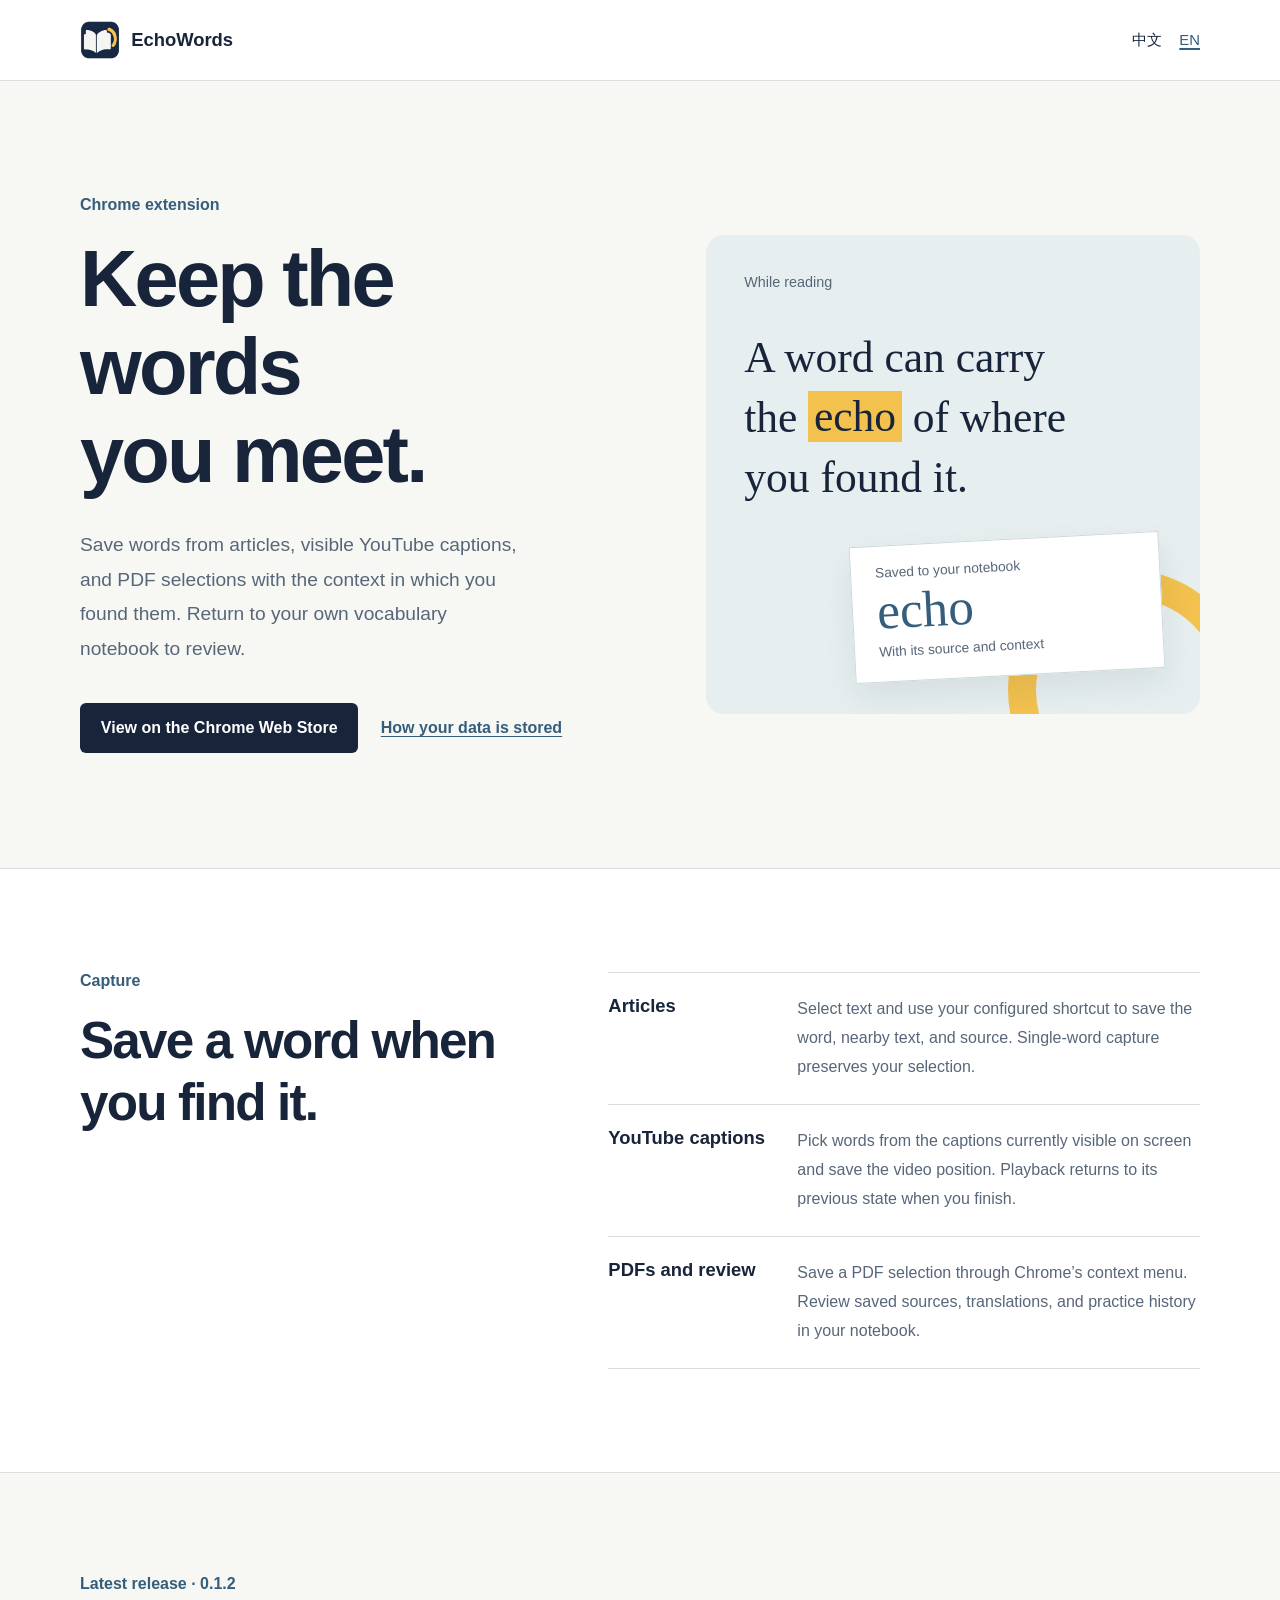
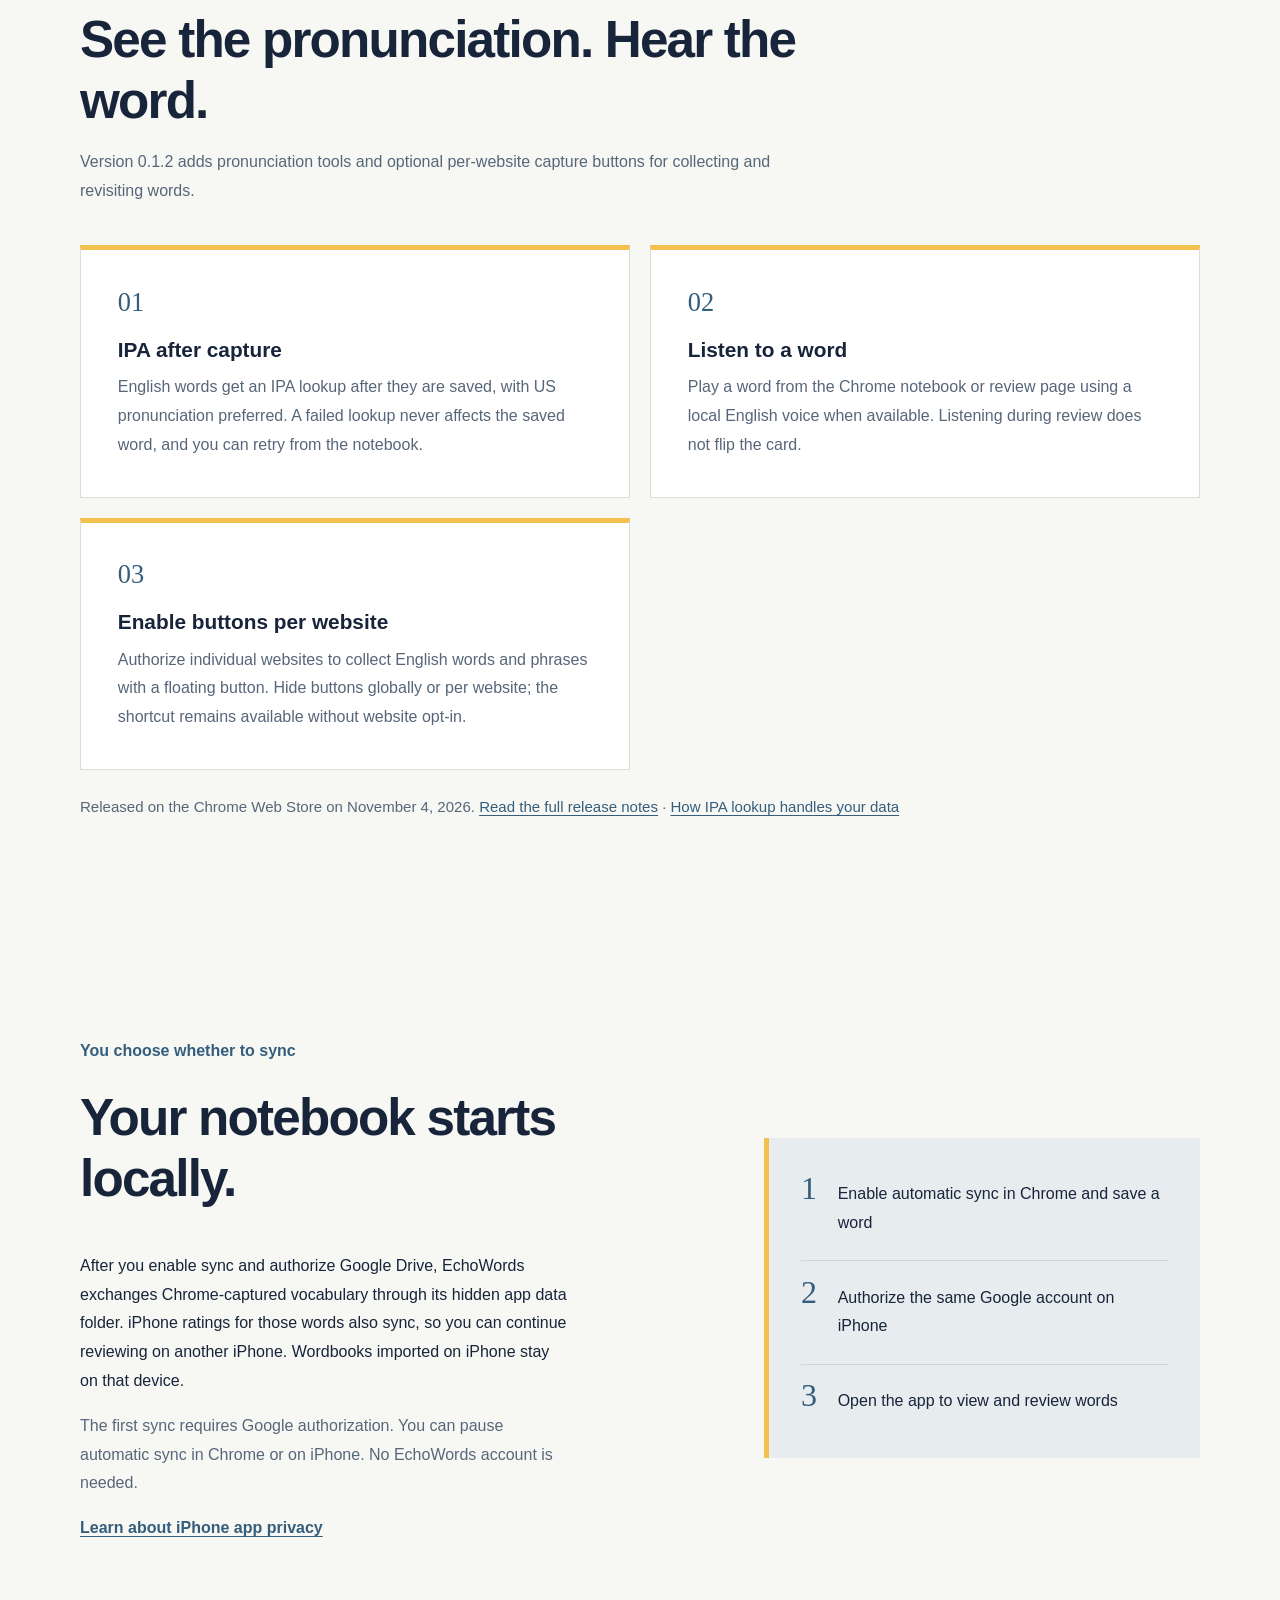
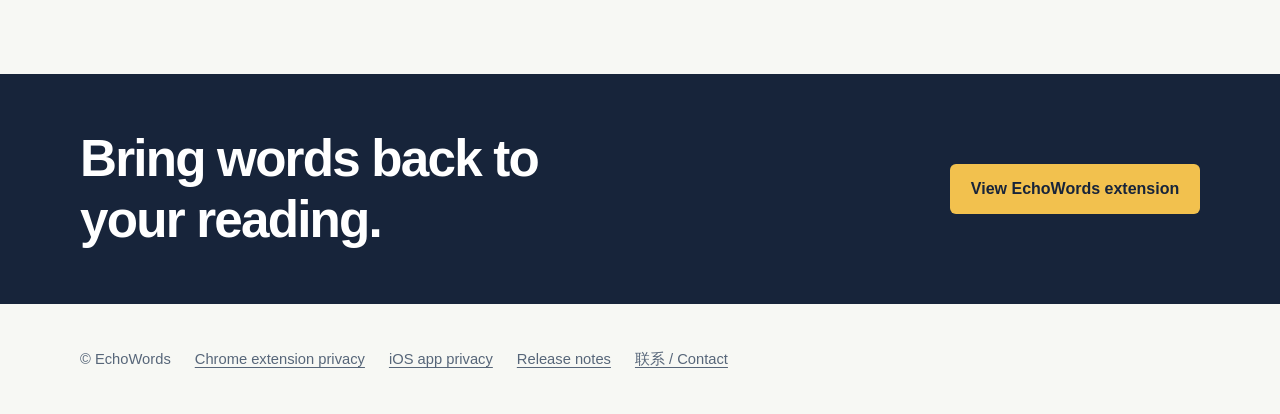
<file: index.html>
<!doctype html>
<html lang="zh-CN">
<head>
  <meta charset="utf-8">
  <meta name="viewport" content="width=device-width, initial-scale=1">
  <meta name="description" content="语栖 EchoWords 帮你保存阅读和观看视频时遇到的词语与语境。">
  <title>语栖 EchoWords — 留住遇见的词</title>
  <link rel="icon" href="assets/icon-128.png" type="image/png">
  <link rel="stylesheet" href="assets/site.css">
  <script src="assets/language.js" defer></script>
</head>
<body>
  <a class="skip-link" href="#main">跳转到正文 / Skip to content</a>
  <header class="site-header">
    <div class="shell header-inner">
      <a class="brand" href="./" aria-label="语栖主页" data-brand-home><img src="assets/icon-128.png" alt="" width="40" height="40"><span data-brand-name>语栖</span></a>
      <nav class="header-nav" aria-label="Page navigation">
        <a href="?lang=zh" data-language-link="zh" lang="zh-CN">中文</a><a href="?lang=en" data-language-link="en" lang="en">EN</a>
      </nav>
    </div>
  </header>
  <main id="main">
    <div id="zh" data-language-section="zh" lang="zh-CN">
      <section class="hero shell" aria-labelledby="hero-zh">
        <div class="hero-copy">
          <p class="kicker">Chrome 扩展程序</p>
          <h1 id="hero-zh">留住阅读时<br>遇见的词。</h1>
          <p class="hero-lead">在文章、可见的 YouTube 字幕和 PDF 中选词，连同当时的语境一起保存。回到自己的单词本，随时复习。</p>
          <div class="hero-actions"><a class="button button-primary" href="https://chromewebstore.google.com/detail/echowords/lpfgbckgjejjfgamibegphkdmpboeeep">前往 Chrome 网上应用店</a><a class="text-link" href="privacy/?lang=zh">了解数据如何保存</a></div>
        </div>
        <div class="word-scene" aria-label="选词与保存示意">
          <p class="scene-source">阅读时</p><p class="scene-quote">A word can carry the <mark>echo</mark> of where you found it.</p>
          <div class="word-ticket"><span class="ticket-label">已保存到单词本</span><strong>echo</strong><span class="ticket-context">连同来源与语境一起保留</span></div>
          <div class="scene-accent" aria-hidden="true"></div>
        </div>
      </section>
      <section class="section-band" aria-labelledby="capture-zh"><div class="shell section-grid">
        <div class="section-heading"><p class="kicker">采集</p><h2 id="capture-zh">看到好词，顺手记下。</h2></div>
        <div class="feature-list">
          <div class="feature"><h3>网页文章</h3><p>选中词语后按下已配置的快捷键，保存词语、附近文本及来源；单词采集不会打断当前选择。</p></div>
          <div class="feature"><h3>YouTube 字幕</h3><p>从当前屏幕上可见的字幕中挑选词语，并记住视频位置；词语选择结束后恢复原来的播放状态。</p></div>
          <div class="feature"><h3>PDF 与复习</h3><p>在 Chrome 的 PDF 阅读器中通过选中文本的右键菜单保存；在单词本中查看来源、翻译和复习记录。</p></div>
        </div>
      </div></section>
      <section class="shell release-section" aria-labelledby="release-zh">
        <div class="release-heading">
          <p class="kicker">最新版本 · 0.1.2 已发布</p>
          <h2 id="release-zh">看见音标，也能听见单词。</h2>
          <p>0.1.2 新增发音辅助和按网站开启的悬浮按钮，让采词与回顾更方便。</p>
        </div>
        <div class="release-items">
          <article><span class="release-number" aria-hidden="true">01</span><h3>采集后补齐音标</h3><p>保存英文单词后查询音标，优先显示美式 IPA。查询失败不会影响保存，你也可以在词表中手动重试。</p></article>
          <article><span class="release-number" aria-hidden="true">02</span><h3>点击朗读单词</h3><p>在 Chrome 词表和复习页点击朗读，优先使用设备上的美式英语语音；在复习页播放时不会翻卡。</p></article>
          <article><span class="release-number" aria-hidden="true">03</span><h3>按网站开启采集按钮</h3><p>逐个授权网站后显示悬浮按钮，收集多个英文词或短语后统一保存。按钮可全局关闭或逐站隐藏；未授权网站仍可使用快捷键。</p></article>
        </div>
        <p class="release-status">已于 <time datetime="2026-11-04">2026 年 11 月 4 日</time>在 Chrome 网上应用店发布。<a href="releases/?lang=zh#v0-1-2">查看完整更新日志</a> · <a href="privacy/?lang=zh">了解音标查询如何处理数据</a></p>
      </section>
      <section class="shell sync-section" aria-labelledby="sync-zh">
        <div><p class="kicker">由你决定是否同步</p><h2 id="sync-zh">单词本先保存在本地。</h2><p>启用同步并授权后，语栖使用 Google Drive 隐藏应用数据目录交换 Chrome 采集的词库。iPhone 对这些词的评分记录也会同步，让你在另一台 iPhone 上继续复习。导入 iPhone 的词书只保存在本机。</p><p class="quiet">首次使用需要 Google 授权。你可以在 Chrome 或 iPhone 中暂停自动同步，无需另注册账号。</p><p><a class="text-link" href="ios/privacy/?lang=zh">了解 iPhone 应用的隐私保护</a></p></div>
        <div class="sync-steps" aria-label="跨设备同步步骤"><div><span>1</span><p>在 Chrome 中启用自动同步并保存词语</p></div><div><span>2</span><p>在 iPhone 上授权同一 Google 账号</p></div><div><span>3</span><p>打开应用查看词库并复习</p></div></div>
      </section>
      <section class="closing-band"><div class="shell closing-inner"><h2>把词带回你的阅读。</h2><a class="button button-light" href="https://chromewebstore.google.com/detail/echowords/lpfgbckgjejjfgamibegphkdmpboeeep">查看语栖扩展程序</a></div></section>
    </div>
    <div id="en" data-language-section="en" lang="en">
      <section class="hero shell" aria-labelledby="hero-en">
        <div class="hero-copy"><p class="kicker">Chrome extension</p><h1 id="hero-en">Keep the words<br>you meet.</h1><p class="hero-lead">Save words from articles, visible YouTube captions, and PDF selections with the context in which you found them. Return to your own vocabulary notebook to review.</p><div class="hero-actions"><a class="button button-primary" href="https://chromewebstore.google.com/detail/echowords/lpfgbckgjejjfgamibegphkdmpboeeep">View on the Chrome Web Store</a><a class="text-link" href="privacy/?lang=en">How your data is stored</a></div></div>
        <div class="word-scene" aria-label="Illustration of saving a selected word"><p class="scene-source">While reading</p><p class="scene-quote">A word can carry the <mark>echo</mark> of where you found it.</p><div class="word-ticket"><span class="ticket-label">Saved to your notebook</span><strong>echo</strong><span class="ticket-context">With its source and context</span></div><div class="scene-accent" aria-hidden="true"></div></div>
      </section>
      <section class="section-band" aria-labelledby="capture-en"><div class="shell section-grid"><div class="section-heading"><p class="kicker">Capture</p><h2 id="capture-en">Save a word when you find it.</h2></div><div class="feature-list"><div class="feature"><h3>Articles</h3><p>Select text and use your configured shortcut to save the word, nearby text, and source. Single-word capture preserves your selection.</p></div><div class="feature"><h3>YouTube captions</h3><p>Pick words from the captions currently visible on screen and save the video position. Playback returns to its previous state when you finish.</p></div><div class="feature"><h3>PDFs and review</h3><p>Save a PDF selection through Chrome’s context menu. Review saved sources, translations, and practice history in your notebook.</p></div></div></div></section>
      <section class="shell release-section" aria-labelledby="release-en">
        <div class="release-heading">
          <p class="kicker">Latest release · 0.1.2</p>
          <h2 id="release-en">See the pronunciation. Hear the word.</h2>
          <p>Version 0.1.2 adds pronunciation tools and optional per-website capture buttons for collecting and revisiting words.</p>
        </div>
        <div class="release-items">
          <article><span class="release-number" aria-hidden="true">01</span><h3>IPA after capture</h3><p>English words get an IPA lookup after they are saved, with US pronunciation preferred. A failed lookup never affects the saved word, and you can retry from the notebook.</p></article>
          <article><span class="release-number" aria-hidden="true">02</span><h3>Listen to a word</h3><p>Play a word from the Chrome notebook or review page using a local English voice when available. Listening during review does not flip the card.</p></article>
          <article><span class="release-number" aria-hidden="true">03</span><h3>Enable buttons per website</h3><p>Authorize individual websites to collect English words and phrases with a floating button. Hide buttons globally or per website; the shortcut remains available without website opt-in.</p></article>
        </div>
        <p class="release-status">Released on the Chrome Web Store on <time datetime="2026-11-04">November 4, 2026</time>. <a href="releases/?lang=en#v0-1-2">Read the full release notes</a> · <a href="privacy/?lang=en">How IPA lookup handles your data</a></p>
      </section>
      <section class="shell sync-section" aria-labelledby="sync-en"><div><p class="kicker">You choose whether to sync</p><h2 id="sync-en">Your notebook starts locally.</h2><p>After you enable sync and authorize Google Drive, EchoWords exchanges Chrome-captured vocabulary through its hidden app data folder. iPhone ratings for those words also sync, so you can continue reviewing on another iPhone. Wordbooks imported on iPhone stay on that device.</p><p class="quiet">The first sync requires Google authorization. You can pause automatic sync in Chrome or on iPhone. No EchoWords account is needed.</p><p><a class="text-link" href="ios/privacy/?lang=en">Learn about iPhone app privacy</a></p></div><div class="sync-steps" aria-label="Steps to sync across devices"><div><span>1</span><p>Enable automatic sync in Chrome and save a word</p></div><div><span>2</span><p>Authorize the same Google account on iPhone</p></div><div><span>3</span><p>Open the app to view and review words</p></div></div></section>
      <section class="closing-band"><div class="shell closing-inner"><h2>Bring words back to your reading.</h2><a class="button button-light" href="https://chromewebstore.google.com/detail/echowords/lpfgbckgjejjfgamibegphkdmpboeeep">View EchoWords extension</a></div></section>
    </div>
  </main>
  <footer class="site-footer shell"><span data-brand-footer>© 语栖</span><a href="privacy/?lang=zh" data-nav-zh>Chrome 扩展隐私政策</a><a href="privacy/?lang=en" data-nav-en>Chrome extension privacy</a><a href="ios/privacy/?lang=zh" data-nav-zh>iOS 应用隐私政策</a><a href="ios/privacy/?lang=en" data-nav-en>iOS app privacy</a><a href="releases/?lang=zh" data-nav-zh>更新日志</a><a href="releases/?lang=en" data-nav-en>Release notes</a><a href="mailto:acboo2020@gmail.com">联系 / Contact</a></footer>
</body>
</html>
</file>
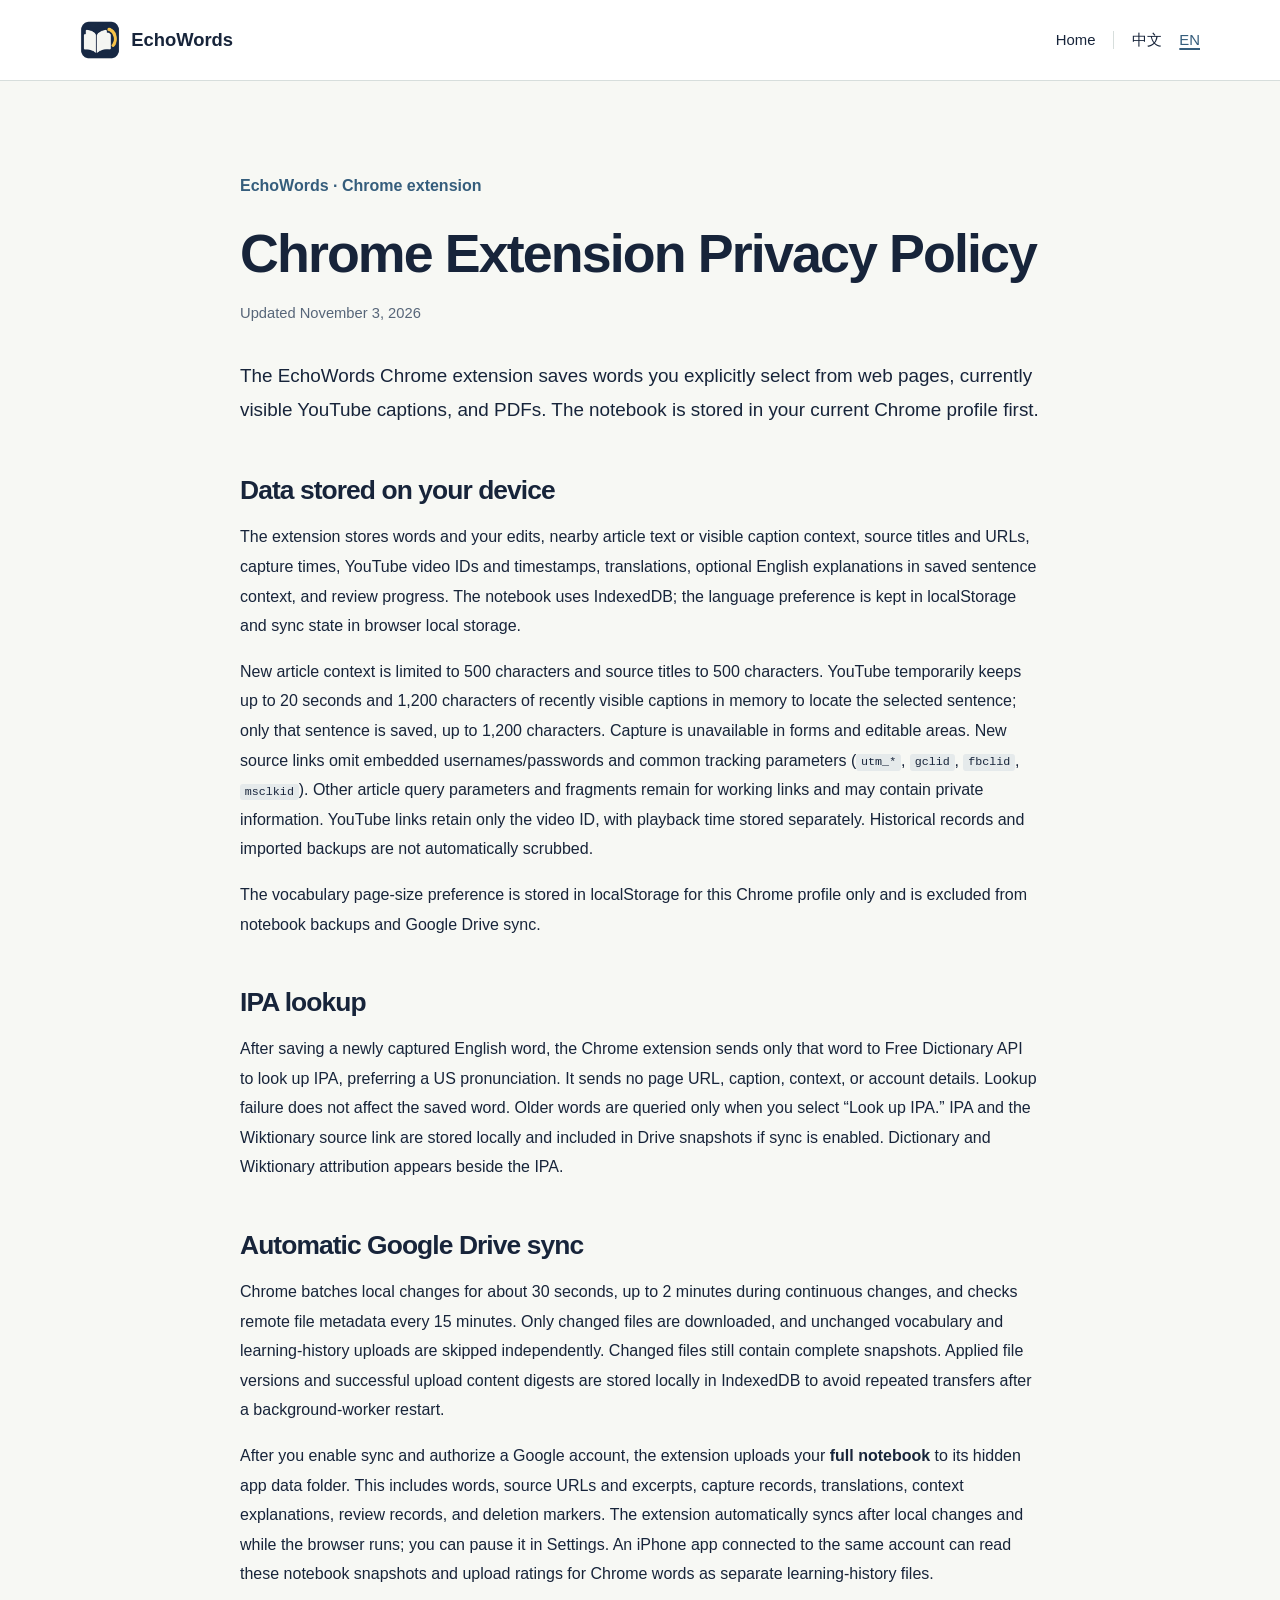
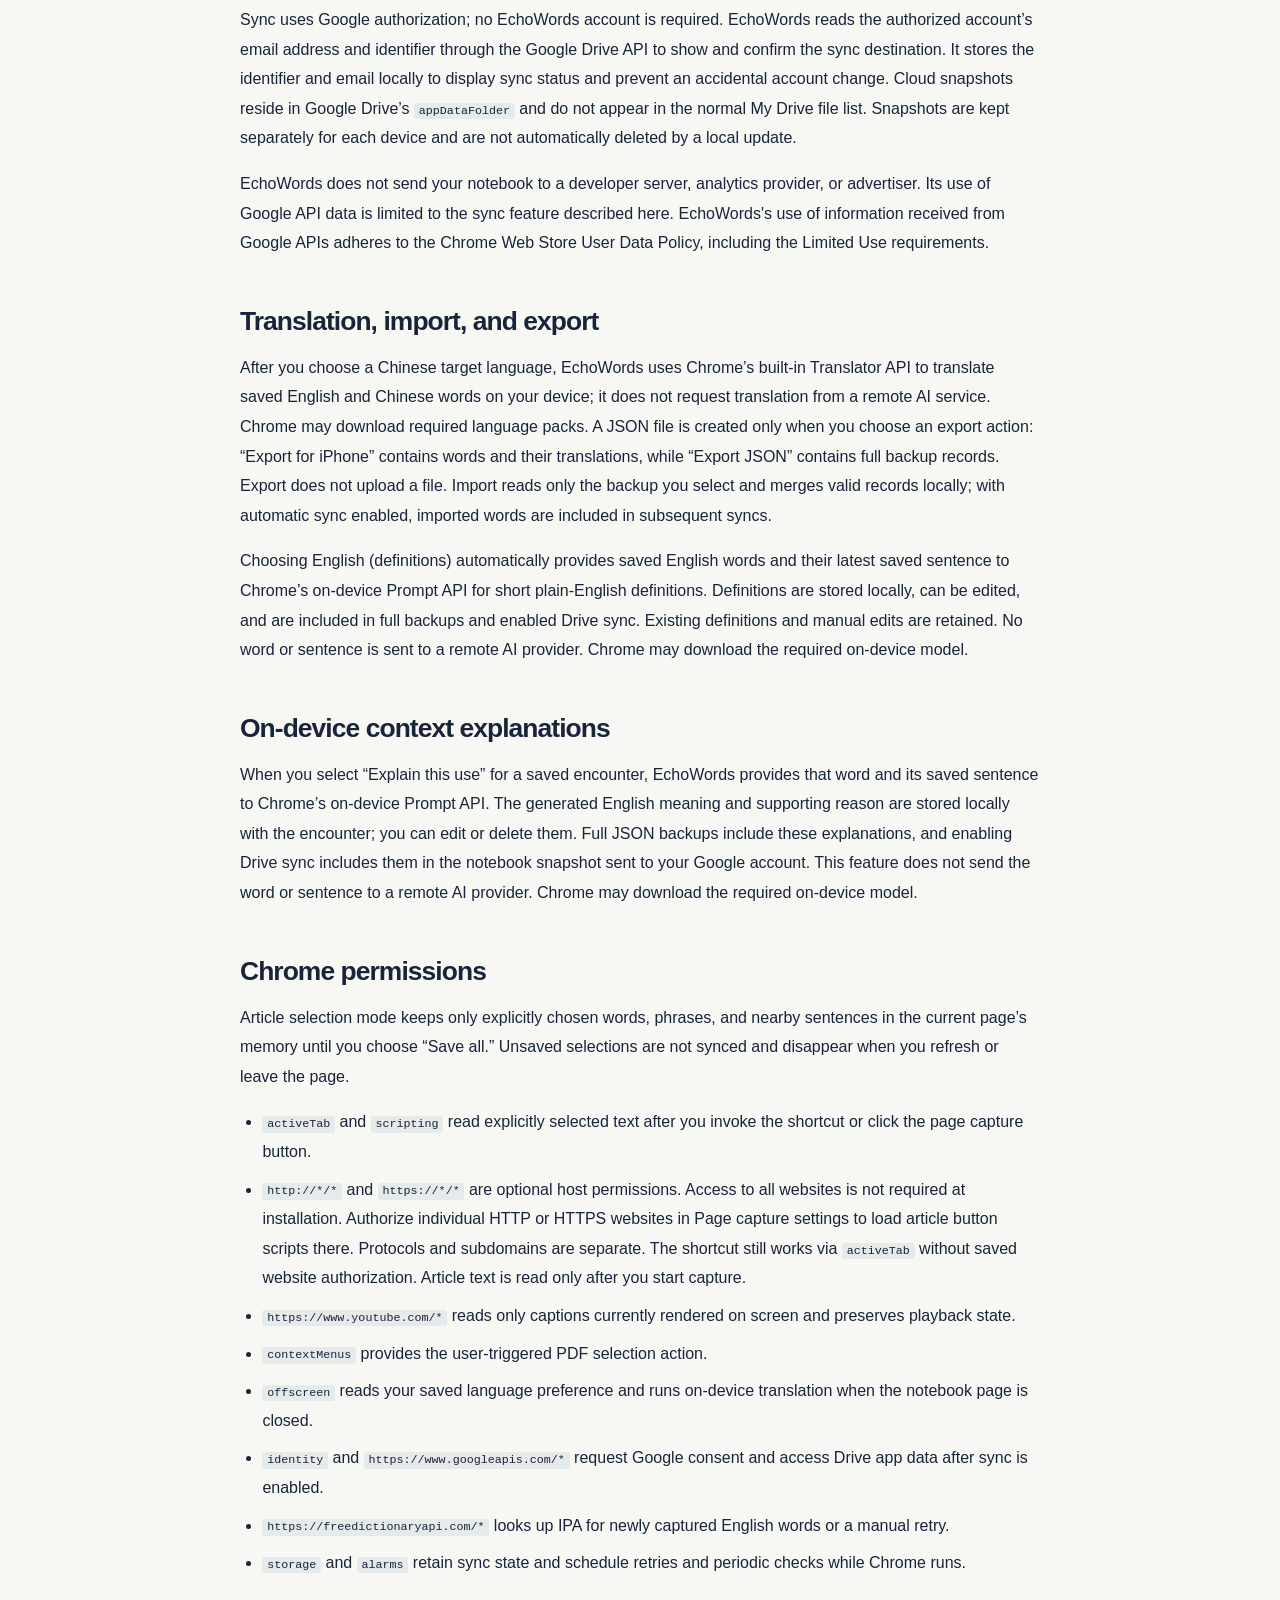
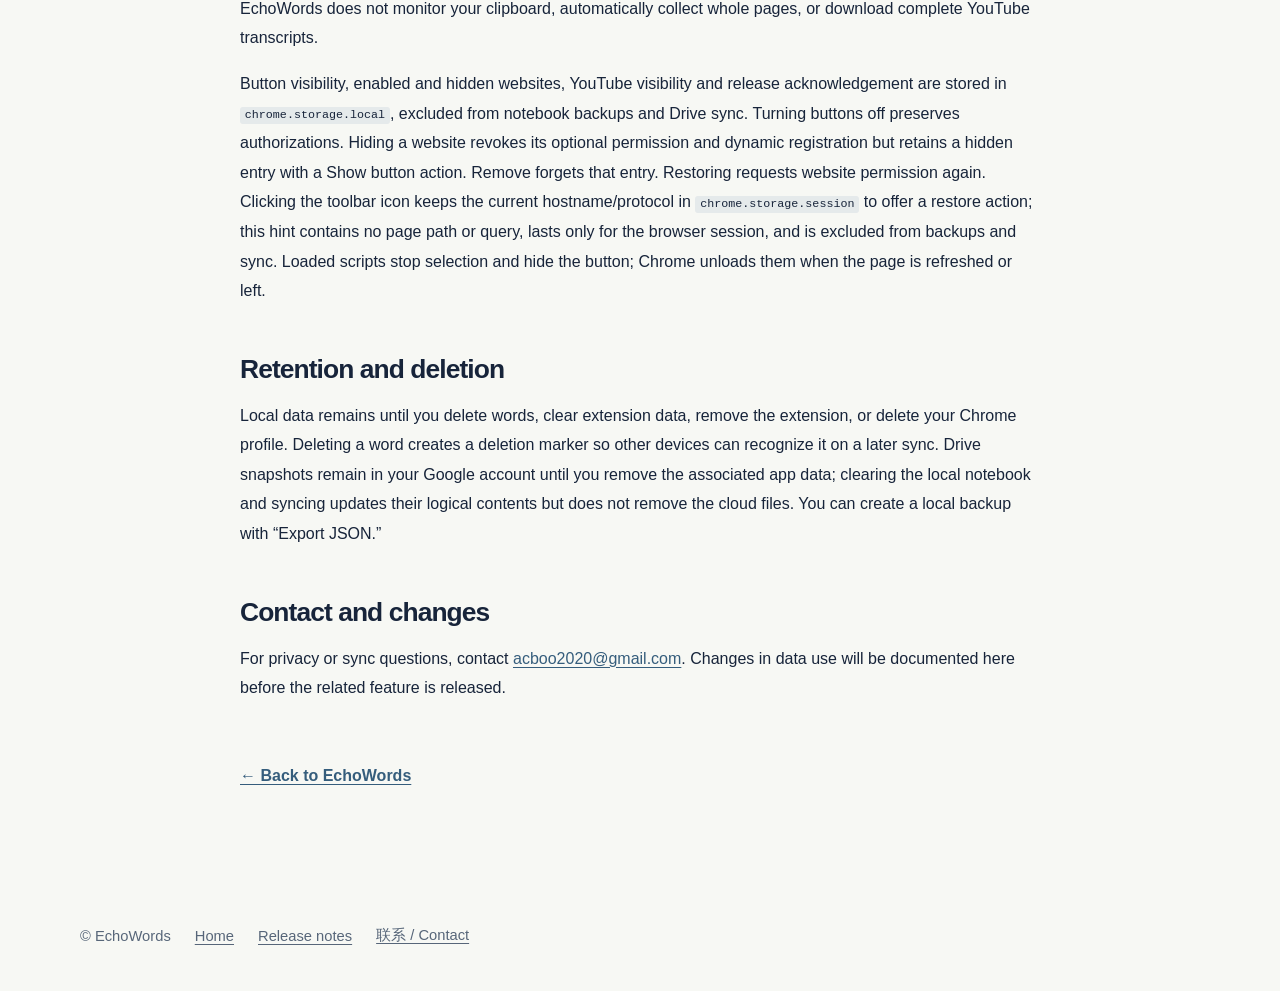
<file: privacy/index.html>
<!doctype html>
<html lang="zh-CN">
<head>
  <meta charset="utf-8">
  <meta name="viewport" content="width=device-width, initial-scale=1">
  <meta name="description" content="语栖 Chrome 扩展隐私政策：了解采词、本地保存、音标查询、Google Drive 同步与数据删除。">
  <title>Chrome 扩展隐私政策 · 语栖 EchoWords</title>
  <link rel="icon" href="../assets/icon-128.png" type="image/png">
  <link rel="stylesheet" href="../assets/site.css">
  <script src="../assets/language.js" defer></script>
</head>
<body>
  <a class="skip-link" href="#main">跳转到正文 / Skip to content</a>
  <header class="site-header"><div class="shell header-inner">
    <a class="brand" href="../" aria-label="语栖主页" data-brand-home><img src="../assets/icon-128.png" alt="" width="40" height="40"><span data-brand-name>语栖</span></a>
    <nav class="header-nav" aria-label="Page navigation"><a href="../?lang=zh" data-nav-zh>主页</a><a href="../?lang=en" data-nav-en>Home</a><span class="nav-divider" aria-hidden="true"></span><a href="?lang=zh" data-language-link="zh" lang="zh-CN">中文</a><a href="?lang=en" data-language-link="en" lang="en">EN</a></nav>
  </div></header>
  <main id="main" class="shell policy" data-policy-platform="chrome">
    <article id="zh" data-language-section="zh" lang="zh-CN" aria-labelledby="title-zh">
      <p class="kicker">语栖 · Chrome 扩展</p><h1 id="title-zh">Chrome 扩展隐私政策</h1><p class="date">更新日期：2026 年 11 月 3 日</p>
      <p class="lead">语栖 Chrome 扩展保存你从网页、当前可见的 YouTube 字幕及 PDF 中主动选取的词语。单词本首先保存在当前 Chrome 配置文件中。</p>

      <h2>保存在设备上的数据</h2>
      <p>扩展保存单词及修改、附近文章文本或可见字幕、来源标题与网址、采集时间、YouTube 视频 ID 与时间戳，以及词条翻译、可选的英文语境解释和复习进度。词库使用 IndexedDB；语言偏好保存在 localStorage，同步状态保存在浏览器本地存储中。</p>
      <p>新采集的文章上下文最多保存 500 字符，来源标题最多 500 字符。YouTube 在内存中暂存最近约 20 秒、最多 1,200 字符的可见字幕，用于定位所选词所在的句子；仅保存该句，最多 1,200 字符。表单控件和可编辑区域不支持采集。新来源网址会移除嵌入的用户名、密码及常见跟踪参数（<code>utm_*</code>、<code>gclid</code>、<code>fbclid</code>、<code>msclkid</code>）；其余文章查询参数和片段会保留以便回访，仍可能含隐私信息。YouTube 来源链接仅保留视频 ID，播放时间单独保存。历史记录和导入备份不会自动清理。</p>

      <p>词汇列表的每页数量保存在当前 Chrome 配置文件的 localStorage 中，不进入词库备份或 Google Drive 同步。</p>
      <h2>音标查询</h2>
      <p>Chrome 扩展保存新采集的英文词后，仅将该单词发送给 Free Dictionary API 查询美式优先的 IPA 音标；不会发送网页地址、字幕、上下文或账号资料。查询失败不影响单词保存。已有词条只有在你点击“查询音标”时才会查询。音标与 Wiktionary 来源链接保存在本地，启用 Drive 同步后也会进入词库快照。音标旁会展示词典和 Wiktionary 来源。</p>

      <h2>Google Drive 自动同步</h2>
      <p>Chrome 会将本地改动聚合约 30 秒后同步，连续操作时最长等待约 2 分钟，空闲时每 15 分钟检查远端文件元数据。仅下载变化的文件，词库和学习历史分别跳过未变化的上传；有变化时仍上传完整文件。本地 IndexedDB 保存已应用文件版本和成功上传的内容摘要，以避免后台重启后重复传输。</p>
      <p>你启用同步并授权 Google 账号后，扩展会向该账号的隐藏应用数据目录上传<strong>完整单词本</strong>，包括词语、来源网址与摘录、采集记录、翻译、语境解释、复习记录和删除标记。扩展会在本地修改后及浏览器运行时自动同步，你也可以在设置中暂停。连接同一账号的 iPhone 应用可以读取这些词库快照，并将对 Chrome 词语的评分事件作为单独的学习历史文件上传。</p>
      <p>同步使用 Google 授权，无需另注册账号。语栖通过 Google Drive API 读取授权账号的邮箱地址与账号标识，以显示并确认同步目标；本地保存账号标识和邮箱地址，以便显示同步状态并阻止意外切换账号。云端快照位于 Google Drive 的 <code>appDataFolder</code>，不会显示在普通的“我的云端硬盘”文件列表中。云端文件按设备分别保存，不会因为一次本地更新而自动删除。</p>
      <p>语栖不会将单词本发送给开发者服务器、分析或广告服务。对 Google API 数据的使用仅限于本政策描述的同步功能。语栖对从 Google API 获取的信息的使用遵守 Chrome Web Store User Data Policy，包括其中的 Limited Use 要求。</p>
      <h2>翻译、导入与导出</h2>
      <p>选择中文目标语言后，语栖使用 Chrome 内置的 Translator API，在设备上翻译已保存的英文词和中文词条；不会向远程 AI 服务请求翻译。Chrome 可能下载所需的语言包。只有你主动选择导出时才会生成 JSON 文件；“导出到 iPhone”只包含词语及对应翻译，“导出 JSON”包含完整备份记录。导出操作不会上传文件。导入备份只读取你选择的文件并合并到本地数据库；启用自动同步后，导入的词条也会随词库同步。</p>

      <p>选择 English（英英释义）后，语栖会自动将已保存的英文词及最近保存的句子交给本机 Prompt API，生成简短英文释义。释义保存在本地，可人工编辑，并包含在完整备份及已启用的 Drive 同步中；已有结果和人工编辑会保留。不会将词或句子发送给远程 AI 服务。Chrome 可能下载所需的本机模型。</p>
      <h2>设备端语境解释</h2>
      <p>你为已保存的采集记录点击“解释这次用法”时，语栖会将该词和保存的句子交给 Chrome 内置的设备端 Prompt API。生成的英文词义及判断依据与该记录一起保存在本地；你可以编辑或删除。完整 JSON 备份会包含这些解释；启用 Drive 同步后，解释也会进入发送到你 Google 账号的词库快照。此功能不会把单词或句子发送给远程 AI 服务。Chrome 可能下载所需的设备端模型。</p>

      <h2>浏览器权限</h2>
      <p>文章选词模式仅将你主动选择的单词、短语及附近原句暂存在当前页面内存中，点击“保存全部”后才写入词库。未保存的选择不会同步，刷新或离开页面后即丢失。</p>
      <ul>
        <li><code>activeTab</code> 与 <code>scripting</code>：在你触发快捷键或点击网页采集按钮后读取明确选中的文本。</li>
        <li><code>http://*/*</code> 与 <code>https://*/*</code> 是可选权限，安装时不要求访问所有网站。在“网页采集”设置中逐个授权 HTTP 或 HTTPS 网站后，才在该网站加载按钮脚本；协议和子域名需分别授权。未授权网站仍可通过快捷键与 <code>activeTab</code> 采集。按钮只在你开始采集后读取文章文本。</li>
        <li><code>https://www.youtube.com/*</code>：读取当前显示在屏幕上的字幕，并保持视频原有播放状态。</li>
        <li><code>contextMenus</code>：提供由你触发的 PDF 选词菜单。</li>
        <li><code>offscreen</code>：在词库页面关闭时读取已保存的语言偏好，运行设备端翻译。</li>
        <li><code>identity</code> 与 <code>https://www.googleapis.com/*</code>：启用同步后请求 Google 授权并访问 Drive 应用数据。</li>
        <li><code>https://freedictionaryapi.com/*</code>：查询新采集或手动重试的英文单词音标。</li>
        <li><code>storage</code> 与 <code>alarms</code>：保存同步状态，并在 Chrome 运行时安排重试和定期检查。</li>
      </ul>
      <p>语栖不监控剪贴板，不自动采集整个网页，也不下载完整 YouTube 字幕稿。</p>

      <p>按钮总开关、已启用与已隐藏网站、YouTube 按钮显隐与更新说明确认状态保存在 <code>chrome.storage.local</code>，不进入词库备份或 Drive 同步。关闭总开关保留授权；隐藏网站会撤销该站可选权限和动态脚本注册，同时保留可点击“显示按钮”恢复的隐藏记录。“移除”会忘记该记录。恢复时会重新请求网站授权。点击工具栏图标后，当前网站的域名和协议会暂存于 <code>chrome.storage.session</code>，用于提供当前网站的恢复入口；不含网页路径或查询参数，仅保留于浏览器会话，不进入备份或同步。已加载脚本停止选词并隐藏按钮，刷新或离开页面后由 Chrome 卸载。</p>
      <h2>保留与删除</h2>
      <p>本地数据会保留到你删除词条、清除应用数据、移除应用或删除 Chrome 配置文件。删除词条会生成删除标记，使其他设备在同步时识别该删除。Google Drive 快照保留在你的账号中，直到你移除相应的应用数据；清空本地词库后同步只会更新快照的逻辑内容，不会删除云端文件。你可以随时使用“导出 JSON”制作本地备份。</p>

      <h2>联系我们与政策更新</h2>
      <p>有关隐私或同步的问题，请联系 <a href="mailto:acboo2020@gmail.com">acboo2020@gmail.com</a>。若数据使用方式改变，我们会在相关功能发布前更新本政策。</p>
      <a class="policy-nav" href="../?lang=zh">← 返回语栖主页</a>
    </article>

    <article id="en" data-language-section="en" lang="en" aria-labelledby="title-en">
      <p class="kicker">EchoWords · Chrome extension</p><h1 id="title-en">Chrome Extension Privacy Policy</h1><p class="date">Updated November 3, 2026</p>
      <p class="lead">The EchoWords Chrome extension saves words you explicitly select from web pages, currently visible YouTube captions, and PDFs. The notebook is stored in your current Chrome profile first.</p>

      <h2>Data stored on your device</h2>
      <p>The extension stores words and your edits, nearby article text or visible caption context, source titles and URLs, capture times, YouTube video IDs and timestamps, translations, optional English explanations in saved sentence context, and review progress. The notebook uses IndexedDB; the language preference is kept in localStorage and sync state in browser local storage.</p>
      <p>New article context is limited to 500 characters and source titles to 500 characters. YouTube temporarily keeps up to 20 seconds and 1,200 characters of recently visible captions in memory to locate the selected sentence; only that sentence is saved, up to 1,200 characters. Capture is unavailable in forms and editable areas. New source links omit embedded usernames/passwords and common tracking parameters (<code>utm_*</code>, <code>gclid</code>, <code>fbclid</code>, <code>msclkid</code>). Other article query parameters and fragments remain for working links and may contain private information. YouTube links retain only the video ID, with playback time stored separately. Historical records and imported backups are not automatically scrubbed.</p>

      <p>The vocabulary page-size preference is stored in localStorage for this Chrome profile only and is excluded from notebook backups and Google Drive sync.</p>
      <h2>IPA lookup</h2>
      <p>After saving a newly captured English word, the Chrome extension sends only that word to Free Dictionary API to look up IPA, preferring a US pronunciation. It sends no page URL, caption, context, or account details. Lookup failure does not affect the saved word. Older words are queried only when you select “Look up IPA.” IPA and the Wiktionary source link are stored locally and included in Drive snapshots if sync is enabled. Dictionary and Wiktionary attribution appears beside the IPA.</p>

      <h2>Automatic Google Drive sync</h2>
      <p>Chrome batches local changes for about 30 seconds, up to 2 minutes during continuous changes, and checks remote file metadata every 15 minutes. Only changed files are downloaded, and unchanged vocabulary and learning-history uploads are skipped independently. Changed files still contain complete snapshots. Applied file versions and successful upload content digests are stored locally in IndexedDB to avoid repeated transfers after a background-worker restart.</p>
      <p>After you enable sync and authorize a Google account, the extension uploads your <strong>full notebook</strong> to its hidden app data folder. This includes words, source URLs and excerpts, capture records, translations, context explanations, review records, and deletion markers. The extension automatically syncs after local changes and while the browser runs; you can pause it in Settings. An iPhone app connected to the same account can read these notebook snapshots and upload ratings for Chrome words as separate learning-history files.</p>
      <p>Sync uses Google authorization; no EchoWords account is required. EchoWords reads the authorized account’s email address and identifier through the Google Drive API to show and confirm the sync destination. It stores the identifier and email locally to display sync status and prevent an accidental account change. Cloud snapshots reside in Google Drive’s <code>appDataFolder</code> and do not appear in the normal My Drive file list. Snapshots are kept separately for each device and are not automatically deleted by a local update.</p>
      <p>EchoWords does not send your notebook to a developer server, analytics provider, or advertiser. Its use of Google API data is limited to the sync feature described here. EchoWords's use of information received from Google APIs adheres to the Chrome Web Store User Data Policy, including the Limited Use requirements.</p>
      <h2>Translation, import, and export</h2>
      <p>After you choose a Chinese target language, EchoWords uses Chrome’s built-in Translator API to translate saved English and Chinese words on your device; it does not request translation from a remote AI service. Chrome may download required language packs. A JSON file is created only when you choose an export action: “Export for iPhone” contains words and their translations, while “Export JSON” contains full backup records. Export does not upload a file. Import reads only the backup you select and merges valid records locally; with automatic sync enabled, imported words are included in subsequent syncs.</p>

      <p>Choosing English (definitions) automatically provides saved English words and their latest saved sentence to Chrome’s on-device Prompt API for short plain-English definitions. Definitions are stored locally, can be edited, and are included in full backups and enabled Drive sync. Existing definitions and manual edits are retained. No word or sentence is sent to a remote AI provider. Chrome may download the required on-device model.</p>
      <h2>On-device context explanations</h2>
      <p>When you select “Explain this use” for a saved encounter, EchoWords provides that word and its saved sentence to Chrome’s on-device Prompt API. The generated English meaning and supporting reason are stored locally with the encounter; you can edit or delete them. Full JSON backups include these explanations, and enabling Drive sync includes them in the notebook snapshot sent to your Google account. This feature does not send the word or sentence to a remote AI provider. Chrome may download the required on-device model.</p>

      <h2>Chrome permissions</h2>
      <p>Article selection mode keeps only explicitly chosen words, phrases, and nearby sentences in the current page’s memory until you choose “Save all.” Unsaved selections are not synced and disappear when you refresh or leave the page.</p>
      <ul>
        <li><code>activeTab</code> and <code>scripting</code> read explicitly selected text after you invoke the shortcut or click the page capture button.</li>
        <li><code>http://*/*</code> and <code>https://*/*</code> are optional host permissions. Access to all websites is not required at installation. Authorize individual HTTP or HTTPS websites in Page capture settings to load article button scripts there. Protocols and subdomains are separate. The shortcut still works via <code>activeTab</code> without saved website authorization. Article text is read only after you start capture.</li>
        <li><code>https://www.youtube.com/*</code> reads only captions currently rendered on screen and preserves playback state.</li>
        <li><code>contextMenus</code> provides the user-triggered PDF selection action.</li>
        <li><code>offscreen</code> reads your saved language preference and runs on-device translation when the notebook page is closed.</li>
        <li><code>identity</code> and <code>https://www.googleapis.com/*</code> request Google consent and access Drive app data after sync is enabled.</li>
        <li><code>https://freedictionaryapi.com/*</code> looks up IPA for newly captured English words or a manual retry.</li>
        <li><code>storage</code> and <code>alarms</code> retain sync state and schedule retries and periodic checks while Chrome runs.</li>
      </ul>
      <p>EchoWords does not monitor your clipboard, automatically collect whole pages, or download complete YouTube transcripts.</p>

      <p>Button visibility, enabled and hidden websites, YouTube visibility and release acknowledgement are stored in <code>chrome.storage.local</code>, excluded from notebook backups and Drive sync. Turning buttons off preserves authorizations. Hiding a website revokes its optional permission and dynamic registration but retains a hidden entry with a Show button action. Remove forgets that entry. Restoring requests website permission again. Clicking the toolbar icon keeps the current hostname/protocol in <code>chrome.storage.session</code> to offer a restore action; this hint contains no page path or query, lasts only for the browser session, and is excluded from backups and sync. Loaded scripts stop selection and hide the button; Chrome unloads them when the page is refreshed or left.</p>
      <h2>Retention and deletion</h2>
      <p>Local data remains until you delete words, clear extension data, remove the extension, or delete your Chrome profile. Deleting a word creates a deletion marker so other devices can recognize it on a later sync. Drive snapshots remain in your Google account until you remove the associated app data; clearing the local notebook and syncing updates their logical contents but does not remove the cloud files. You can create a local backup with “Export JSON.”</p>

      <h2>Contact and changes</h2>
      <p>For privacy or sync questions, contact <a href="mailto:acboo2020@gmail.com">acboo2020@gmail.com</a>. Changes in data use will be documented here before the related feature is released.</p>
      <a class="policy-nav" href="../?lang=en">← Back to EchoWords</a>
    </article>
  </main>
  <footer class="site-footer shell"><span data-brand-footer>© 语栖</span><a href="../?lang=zh" data-nav-zh>主页</a><a href="../?lang=en" data-nav-en>Home</a><a href="../releases/?lang=zh" data-nav-zh>更新日志</a><a href="../releases/?lang=en" data-nav-en>Release notes</a><a href="mailto:acboo2020@gmail.com">联系 / Contact</a></footer>
</body>
</html>
</file>
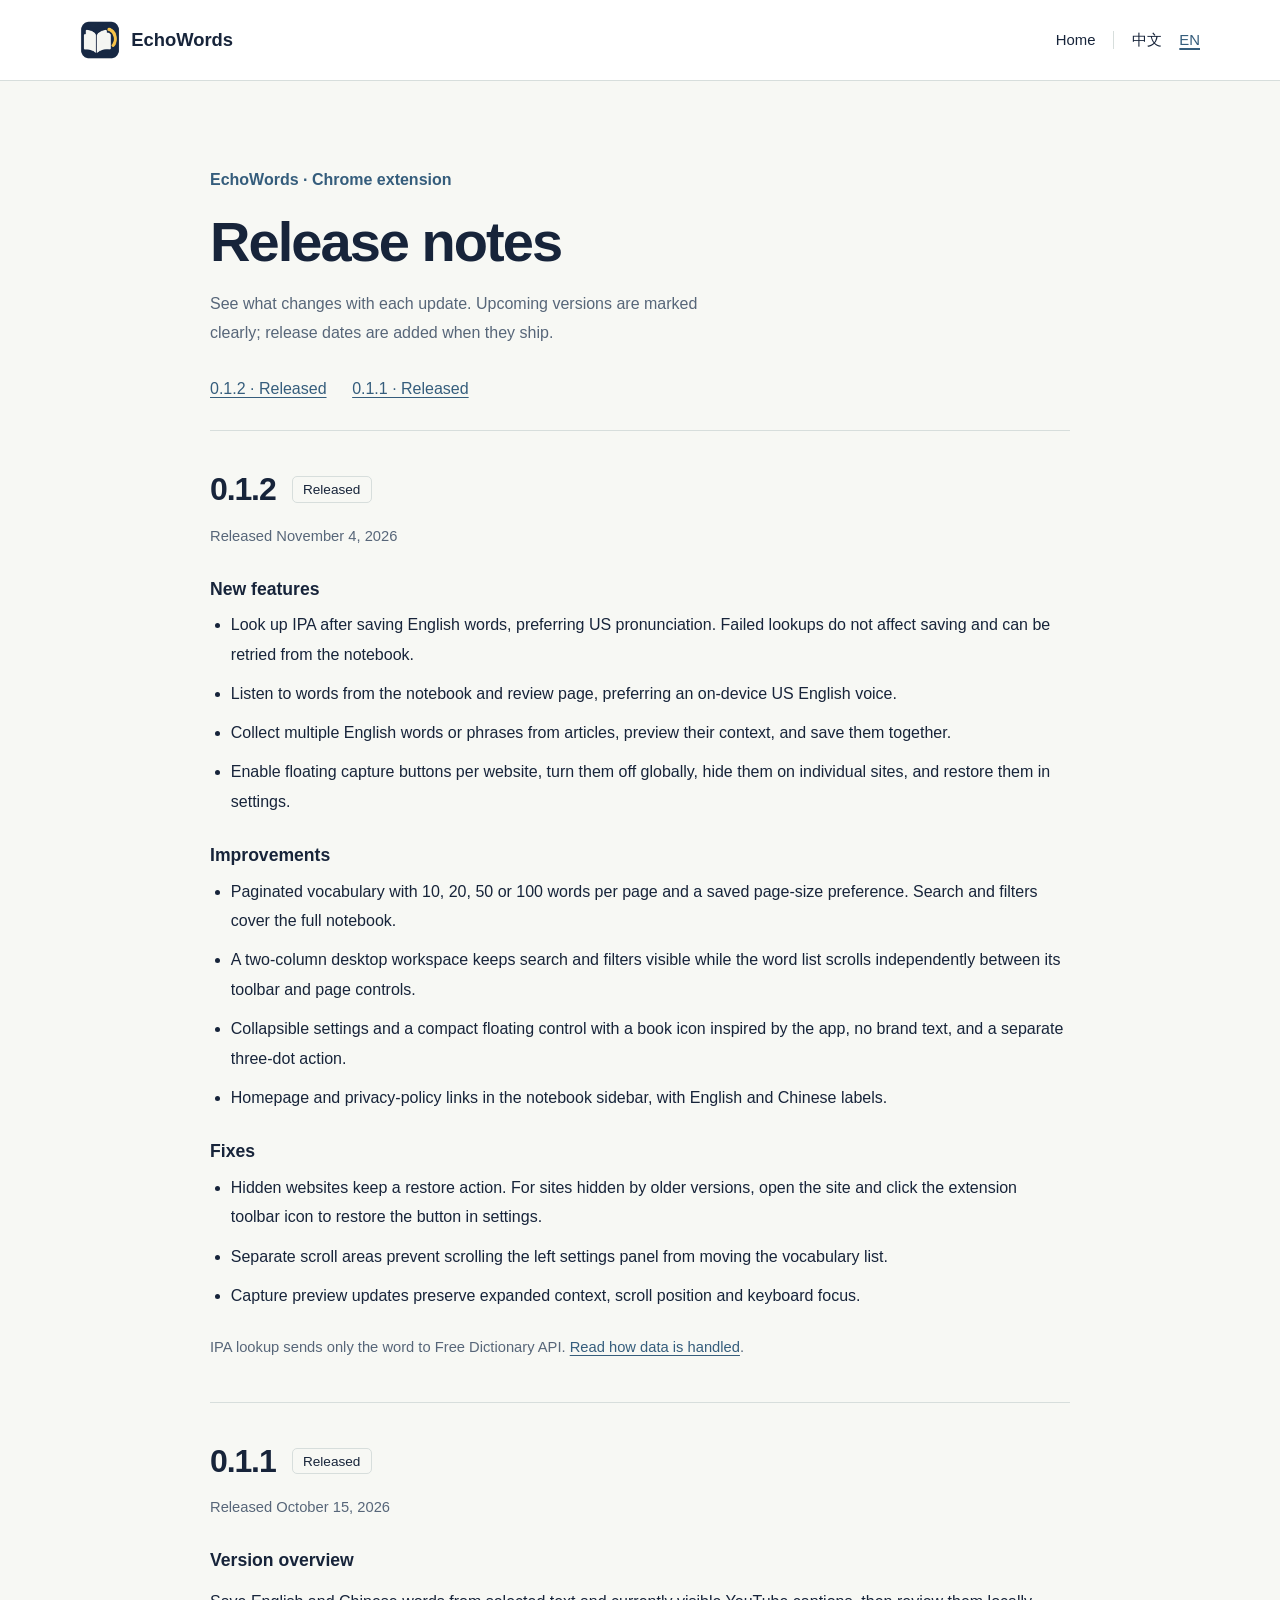
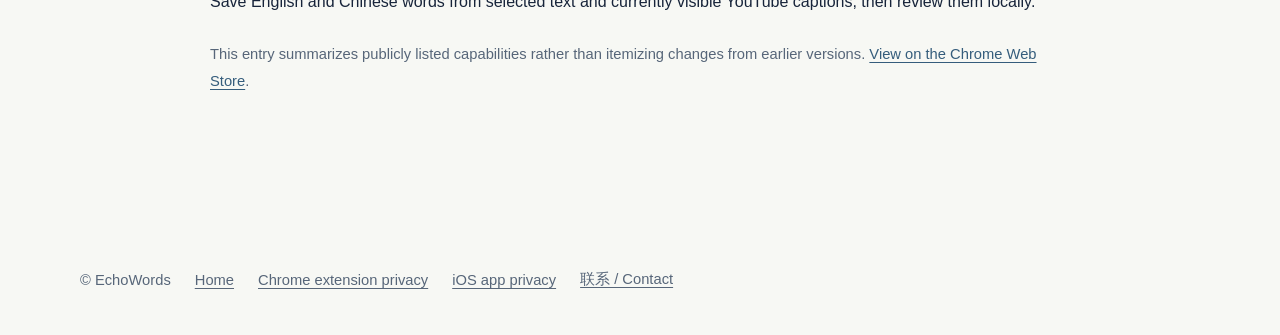
<file: releases/index.html>
<!doctype html>
<html lang="zh-CN">
<head>
  <meta charset="utf-8">
  <meta name="viewport" content="width=device-width, initial-scale=1">
  <meta name="description" content="语栖 EchoWords Chrome 扩展更新日志：查看每个版本的新功能、体验优化和问题修复。">
  <title>更新日志 · 语栖 EchoWords</title>
  <link rel="icon" href="../assets/icon-128.png" type="image/png">
  <link rel="stylesheet" href="../assets/site.css">
  <script src="../assets/language.js" defer></script>
</head>
<body>
  <a class="skip-link" href="#main">跳转到正文 / Skip to content</a>
  <header class="site-header"><div class="shell header-inner">
    <a class="brand" href="../" aria-label="语栖主页" data-brand-home><img src="../assets/icon-128.png" alt="" width="40" height="40"><span data-brand-name>语栖</span></a>
    <nav class="header-nav" aria-label="Page navigation"><a href="../?lang=zh" data-nav-zh>主页</a><a href="../?lang=en" data-nav-en>Home</a><span class="nav-divider" aria-hidden="true"></span><a href="?lang=zh" data-language-link="zh" lang="zh-CN">中文</a><a href="?lang=en" data-language-link="en" lang="en">EN</a></nav>
  </div></header>
  <main id="main" class="shell changelog">
    <div data-language-section="zh" lang="zh-CN">
      <p class="kicker">语栖 · Chrome 扩展</p><h1>更新日志</h1>
      <p class="changelog-intro">每次更新，改进了什么，都记录在这里。待发布内容会明确标注，正式发布后补充日期。</p>
      <nav class="version-index" aria-label="版本目录"><a href="#v0-1-2">0.1.2 · 已发布</a><a href="#v0-1-1">0.1.1 · 已发布</a></nav>
    </div>
    <div data-language-section="en" lang="en" hidden>
      <p class="kicker">EchoWords · Chrome extension</p><h1>Release notes</h1>
      <p class="changelog-intro">See what changes with each update. Upcoming versions are marked clearly; release dates are added when they ship.</p>
      <nav class="version-index" aria-label="Versions"><a href="#v0-1-2">0.1.2 · Released</a><a href="#v0-1-1">0.1.1 · Released</a></nav>
    </div>
    <section id="v0-1-2" class="version-entry" aria-label="Chrome 0.1.2">
      <article data-language-section="zh" lang="zh-CN" aria-labelledby="version-012-zh">
        <header class="version-heading"><h2 id="version-012-zh"><a href="#v0-1-2">0.1.2</a></h2><span class="release-state">已发布</span></header>
        <p class="version-date">发布日期：<time datetime="2026-11-04">2026 年 11 月 4 日</time></p>
        <h3>新增功能</h3>
        <ul><li>保存英文单词后查询 IPA 音标，优先显示美式发音；查询失败不影响保存，可在词表中重试。</li><li>在词表和复习页点击朗读单词，优先使用设备上的美式英语语音。</li><li>文章多选采集：挑选多个英文单词或短语，预览语境后统一保存。</li><li>按网站授权悬浮采集按钮，支持全局关闭、逐站隐藏，以及在设置中恢复显示。</li></ul>
        <h3>体验优化</h3>
        <ul><li>词表增加分页，每页可选 10、20、50 或 100 个单词，并记住你的选择；搜索和筛选覆盖完整词库。</li><li>桌面词库采用双栏阅读布局：搜索和筛选保持可见，词表独立滚动，顶部工具栏和底部分页随时可用。</li><li>低频设置分组折叠，悬浮采集栏采用与 App 呼应的书页图标，隐藏品牌文字，保留三点菜单。</li><li>词库侧栏新增应用主页和隐私政策链接，支持中英文界面。</li></ul>
        <h3>问题修复</h3>
        <ul><li>隐藏的网站保留恢复入口；曾被旧版隐藏的网站，可先打开该网页，再点击扩展工具栏图标进入设置恢复。</li><li>调整左右栏滚动范围，避免滚动左侧设置时带动右侧词表。</li><li>采集预览更新时保留展开状态、滚动位置和键盘焦点。</li></ul>
        <p class="release-footnote">音标查询仅向 Free Dictionary API 发送单词。<a href="../privacy/?lang=zh">了解数据如何处理</a>。</p>
      </article>
      <article data-language-section="en" lang="en" aria-labelledby="version-012-en" hidden>
        <header class="version-heading"><h2 id="version-012-en"><a href="#v0-1-2">0.1.2</a></h2><span class="release-state">Released</span></header>
        <p class="version-date">Released <time datetime="2026-11-04">November 4, 2026</time></p>
        <h3>New features</h3>
        <ul><li>Look up IPA after saving English words, preferring US pronunciation. Failed lookups do not affect saving and can be retried from the notebook.</li><li>Listen to words from the notebook and review page, preferring an on-device US English voice.</li><li>Collect multiple English words or phrases from articles, preview their context, and save them together.</li><li>Enable floating capture buttons per website, turn them off globally, hide them on individual sites, and restore them in settings.</li></ul>
        <h3>Improvements</h3>
        <ul><li>Paginated vocabulary with 10, 20, 50 or 100 words per page and a saved page-size preference. Search and filters cover the full notebook.</li><li>A two-column desktop workspace keeps search and filters visible while the word list scrolls independently between its toolbar and page controls.</li><li>Collapsible settings and a compact floating control with a book icon inspired by the app, no brand text, and a separate three-dot action.</li><li>Homepage and privacy-policy links in the notebook sidebar, with English and Chinese labels.</li></ul>
        <h3>Fixes</h3>
        <ul><li>Hidden websites keep a restore action. For sites hidden by older versions, open the site and click the extension toolbar icon to restore the button in settings.</li><li>Separate scroll areas prevent scrolling the left settings panel from moving the vocabulary list.</li><li>Capture preview updates preserve expanded context, scroll position and keyboard focus.</li></ul>
        <p class="release-footnote">IPA lookup sends only the word to Free Dictionary API. <a href="../privacy/?lang=en">Read how data is handled</a>.</p>
      </article>
    </section>
    <section id="v0-1-1" class="version-entry" aria-label="Chrome 0.1.1">
      <article data-language-section="zh" lang="zh-CN" aria-labelledby="version-011-zh">
        <header class="version-heading"><h2 id="version-011-zh"><a href="#v0-1-1">0.1.1</a></h2><span class="release-state">已发布</span></header>
        <p class="version-date">发布日期：<time datetime="2026-10-15">2026 年 10 月 15 日</time></p>
        <h3>版本概览</h3><p>从选中的文本和当前可见的 YouTube 字幕保存英文及中文词语，并在本地复习。</p>
        <p class="release-footnote">本条记录概述该版本的公开功能，不作为相对更早版本的逐项差异清单。<a href="https://chromewebstore.google.com/detail/echowords/lpfgbckgjejjfgamibegphkdmpboeeep">查看 Chrome 网上应用店</a>。</p>
      </article>
      <article data-language-section="en" lang="en" aria-labelledby="version-011-en" hidden>
        <header class="version-heading"><h2 id="version-011-en"><a href="#v0-1-1">0.1.1</a></h2><span class="release-state">Released</span></header>
        <p class="version-date">Released <time datetime="2026-10-15">October 15, 2026</time></p>
        <h3>Version overview</h3><p>Save English and Chinese words from selected text and currently visible YouTube captions, then review them locally.</p>
        <p class="release-footnote">This entry summarizes publicly listed capabilities rather than itemizing changes from earlier versions. <a href="https://chromewebstore.google.com/detail/echowords/lpfgbckgjejjfgamibegphkdmpboeeep">View on the Chrome Web Store</a>.</p>
      </article>
    </section>
  </main>
  <footer class="site-footer shell"><span data-brand-footer>© 语栖</span><a href="../?lang=zh" data-nav-zh>主页</a><a href="../?lang=en" data-nav-en>Home</a><a href="../privacy/?lang=zh" data-nav-zh>Chrome 扩展隐私政策</a><a href="../privacy/?lang=en" data-nav-en>Chrome extension privacy</a><a href="../ios/privacy/?lang=zh" data-nav-zh>iOS 应用隐私政策</a><a href="../ios/privacy/?lang=en" data-nav-en>iOS app privacy</a><a href="mailto:acboo2020@gmail.com">联系 / Contact</a></footer>
</body>
</html>
</file>
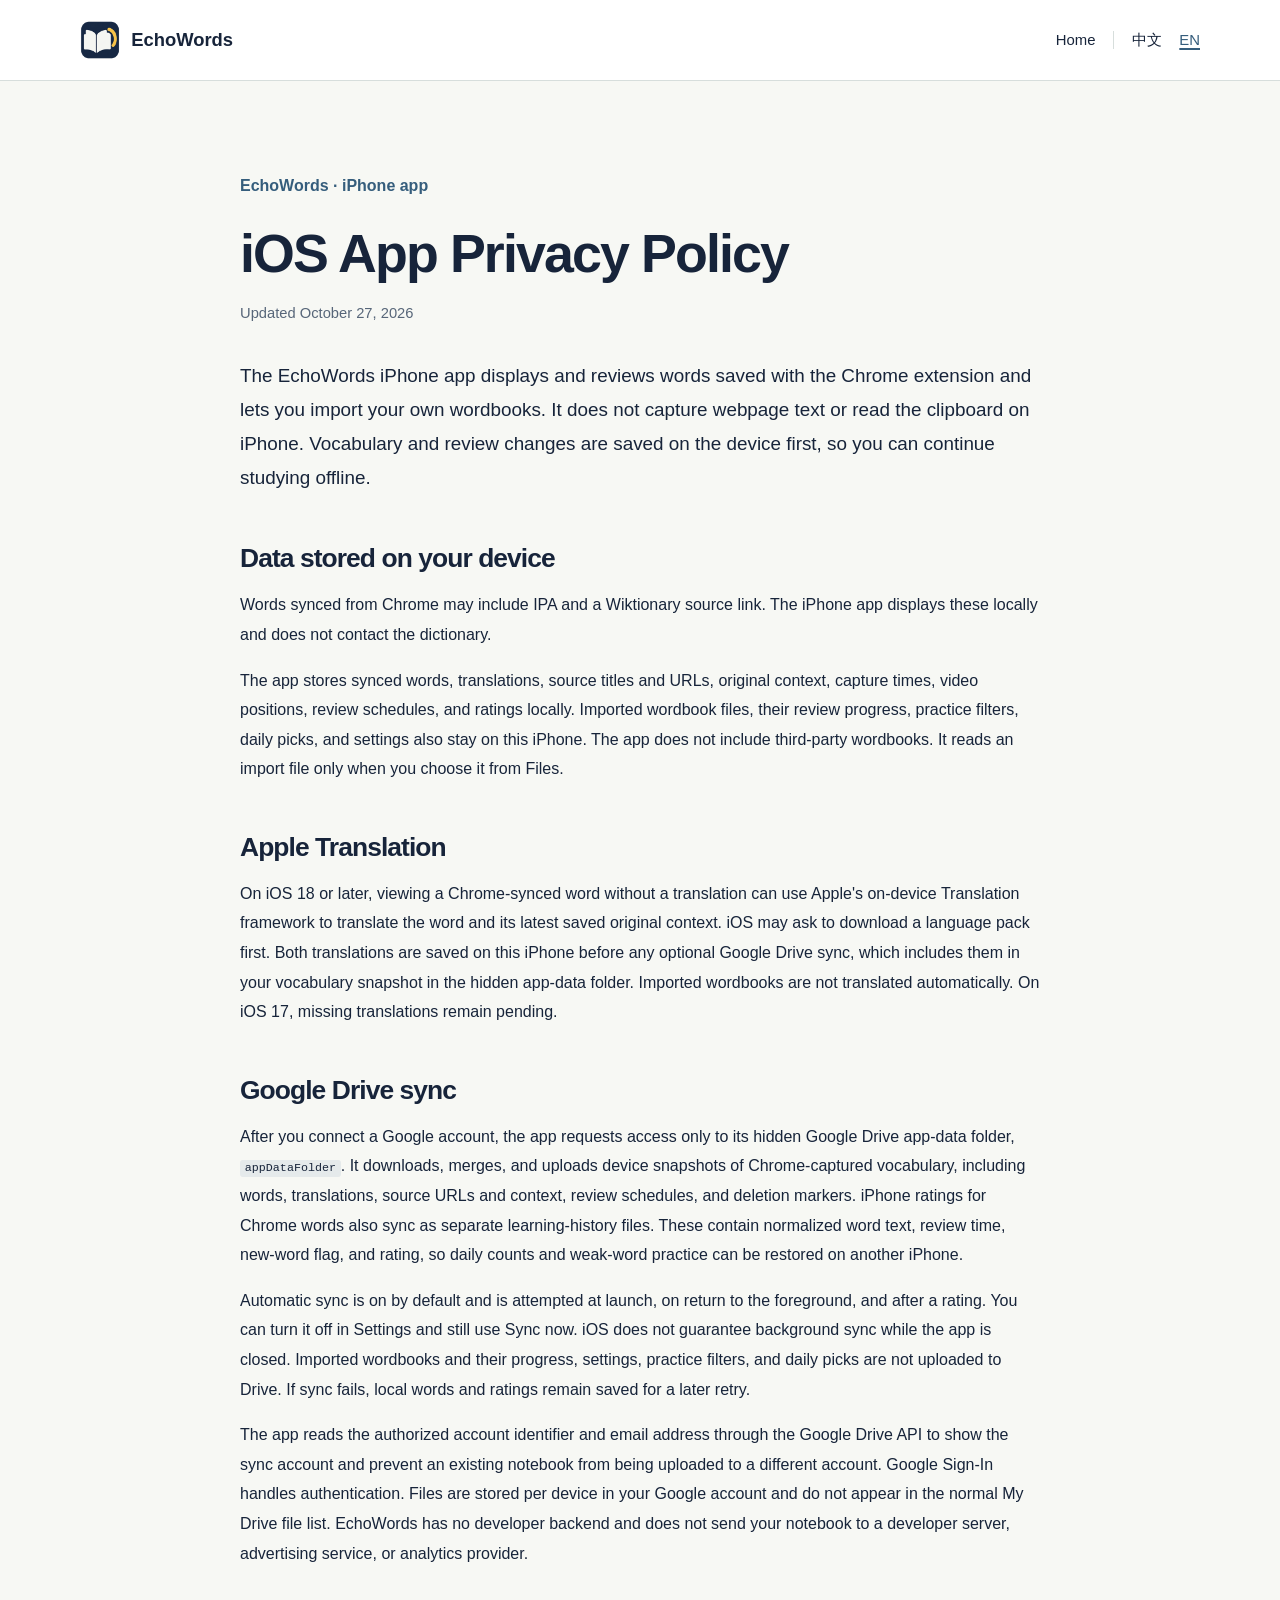
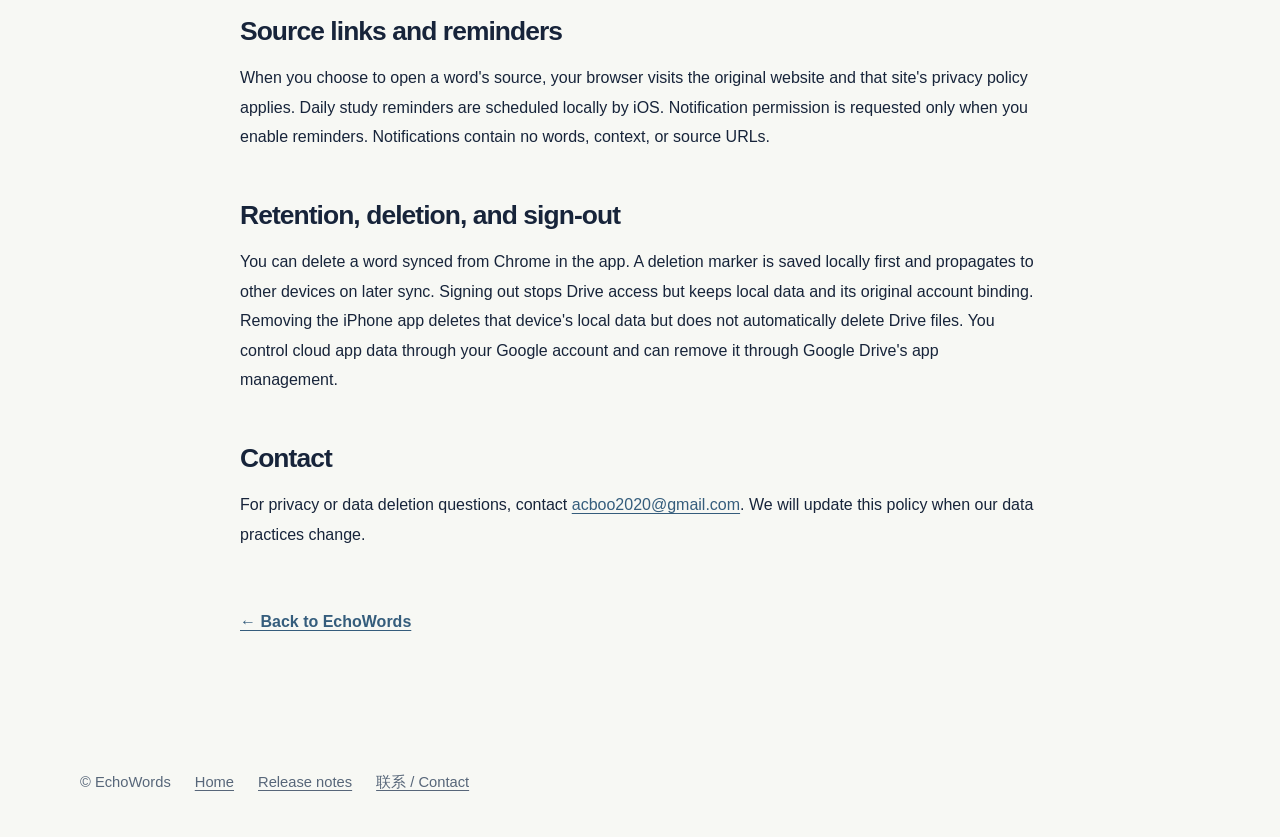
<file: ios/privacy/index.html>
<!doctype html>
<html lang="zh-CN">
<head>
  <meta charset="utf-8">
  <meta name="viewport" content="width=device-width, initial-scale=1">
  <meta name="description" content="语栖 EchoWords iPhone 应用隐私政策：了解本地词库、Google Drive 同步、提醒和数据删除。">
  <title>iOS 应用隐私政策 · 语栖 EchoWords</title>
  <link rel="canonical" href="https://echowords.xinxu.xin/ios/privacy/">
  <link rel="icon" href="../../assets/icon-128.png" type="image/png">
  <link rel="stylesheet" href="../../assets/site.css">
  <script src="../../assets/language.js" defer></script>
</head>
<body>
  <a class="skip-link" href="#main">跳转到正文 / Skip to content</a>
  <header class="site-header"><div class="shell header-inner">
    <a class="brand" href="../../" aria-label="语栖主页" data-brand-home><img src="../../assets/icon-128.png" alt="" width="40" height="40"><span data-brand-name>语栖</span></a>
    <nav class="header-nav" aria-label="Page navigation"><a href="../../?lang=zh" data-nav-zh>主页</a><a href="../../?lang=en" data-nav-en>Home</a><span class="nav-divider" aria-hidden="true"></span><a href="?lang=zh" data-language-link="zh" lang="zh-CN">中文</a><a href="?lang=en" data-language-link="en" lang="en">EN</a></nav>
  </div></header>
  <main id="main" class="shell policy" data-policy-platform="ios">
    <article id="zh" data-language-section="zh" lang="zh-CN" aria-labelledby="title-zh">
      <p class="kicker">语栖 · iPhone 应用</p><h1 id="title-zh">iOS 应用隐私政策</h1><p class="date">更新日期：2026 年 10 月 27 日</p>
      <p class="lead">语栖 iPhone 应用用于查看和复习你在 Chrome 扩展中保存的词语，也支持导入你自己的词书。应用不会在 iPhone 上采集网页文字或读取剪贴板。词库和复习更改先保存在设备上，离线时仍可使用。</p>

      <h2>设备上保存什么</h2>
      <p>从 Chrome 同步来的词条可能包含音标及其 Wiktionary 来源链接。iPhone 应用只在本地显示这些信息，不向词典发起查询。</p>
      <p>应用在本地保存已同步的词语、翻译、来源标题与网址、原文语境、采集时间、视频位置、复习计划及评分记录。你导入的词书文件、词书复习进度、练习筛选条件、每日推荐和设置也保存在这台 iPhone 上。应用不附带第三方词书；只有你从“文件”中选择导入时，才会读取对应文件。</p>

      <h2>Apple 翻译</h2>
      <p>在 iOS 18 或更新版本中，当你查看尚无译文的 Chrome 词条时，应用可使用 Apple 的设备端翻译功能处理该词及最近一次保存的原文语境。iOS 可能先请求下载语言包。译文先保存在本机；启用 Google Drive 同步后，词语译文和语境译文会随词库快照上传至你的 Drive 应用数据目录。导入的词书不会自动翻译。iOS 17 仍显示待翻译状态。</p>

      <h2>Google Drive 同步</h2>
      <p>连接 Google 账号后，应用仅请求访问该应用在 Google Drive 中的隐藏应用数据目录 <code>appDataFolder</code>。它会下载、合并和上传 Chrome 采集词库的设备快照，内容包括词语、翻译、来源网址及语境、复习计划和删除标记。iPhone 对 Chrome 词语产生的评分事件也会以单独的学习历史文件同步；其中包含规范化后的词语、复习时间、新词标记和评分，用于在你的其他 iPhone 上恢复每日计数与薄弱词练习。</p>
      <p>自动同步默认开启，在启动、返回前台及评分后尝试运行；你可以在设置中关闭，仍可手动点“立即同步”。应用关闭期间，iOS 不保证后台同步。导入的词书及其复习进度、设置、练习筛选条件和每日推荐不会上传到 Drive。同步失败时，本地词库与评分会保留，等待下次重试。</p>
      <p>应用通过 Google Drive API 读取授权账号的标识和邮箱地址，以显示同步账号并避免将既有词库上传到另一个账号。Google Sign-In 负责登录。Drive 文件按设备保存于你的 Google 账号，不会出现在普通“我的云端硬盘”文件列表中。语栖没有开发者后台，不会将词库发送给开发者服务器、广告或分析服务。</p>

      <h2>来源链接与提醒</h2>
      <p>你主动打开词语来源时，浏览器会访问对应网站，该网站的隐私政策适用。每日学习提醒由 iOS 在本地安排；只有你开启提醒时才请求通知权限。通知内容不包含词语、语境或来源网址。</p>

      <h2>保留、删除与退出登录</h2>
      <p>你可以在应用中删除从 Chrome 同步的单词。删除标记先保存在本机，并在之后的同步中传播到其他设备。退出 Google 登录会停止访问 Drive，但保留本机数据和原账号绑定；移除 iPhone 应用会删除该设备的本地数据，但不会自动删除 Drive 中的文件。云端应用数据由你的 Google 账号管理，你可以通过 Google Drive 的应用管理功能移除。</p>

      <h2>联系我们</h2>
      <p>如对隐私或数据删除有疑问，请联系 <a href="mailto:acboo2020@gmail.com">acboo2020@gmail.com</a>。数据使用方式变化时，我们会更新本政策。</p>
      <a class="policy-nav" href="../../?lang=zh">← 返回语栖主页</a>
    </article>

    <article id="en" data-language-section="en" lang="en" aria-labelledby="title-en">
      <p class="kicker">EchoWords · iPhone app</p><h1 id="title-en">iOS App Privacy Policy</h1><p class="date">Updated October 27, 2026</p>
      <p class="lead">The EchoWords iPhone app displays and reviews words saved with the Chrome extension and lets you import your own wordbooks. It does not capture webpage text or read the clipboard on iPhone. Vocabulary and review changes are saved on the device first, so you can continue studying offline.</p>

      <h2>Data stored on your device</h2>
      <p>Words synced from Chrome may include IPA and a Wiktionary source link. The iPhone app displays these locally and does not contact the dictionary.</p>
      <p>The app stores synced words, translations, source titles and URLs, original context, capture times, video positions, review schedules, and ratings locally. Imported wordbook files, their review progress, practice filters, daily picks, and settings also stay on this iPhone. The app does not include third-party wordbooks. It reads an import file only when you choose it from Files.</p>

      <h2>Apple Translation</h2>
      <p>On iOS 18 or later, viewing a Chrome-synced word without a translation can use Apple's on-device Translation framework to translate the word and its latest saved original context. iOS may ask to download a language pack first. Both translations are saved on this iPhone before any optional Google Drive sync, which includes them in your vocabulary snapshot in the hidden app-data folder. Imported wordbooks are not translated automatically. On iOS 17, missing translations remain pending.</p>

      <h2>Google Drive sync</h2>
      <p>After you connect a Google account, the app requests access only to its hidden Google Drive app-data folder, <code>appDataFolder</code>. It downloads, merges, and uploads device snapshots of Chrome-captured vocabulary, including words, translations, source URLs and context, review schedules, and deletion markers. iPhone ratings for Chrome words also sync as separate learning-history files. These contain normalized word text, review time, new-word flag, and rating, so daily counts and weak-word practice can be restored on another iPhone.</p>
      <p>Automatic sync is on by default and is attempted at launch, on return to the foreground, and after a rating. You can turn it off in Settings and still use Sync now. iOS does not guarantee background sync while the app is closed. Imported wordbooks and their progress, settings, practice filters, and daily picks are not uploaded to Drive. If sync fails, local words and ratings remain saved for a later retry.</p>
      <p>The app reads the authorized account identifier and email address through the Google Drive API to show the sync account and prevent an existing notebook from being uploaded to a different account. Google Sign-In handles authentication. Files are stored per device in your Google account and do not appear in the normal My Drive file list. EchoWords has no developer backend and does not send your notebook to a developer server, advertising service, or analytics provider.</p>

      <h2>Source links and reminders</h2>
      <p>When you choose to open a word's source, your browser visits the original website and that site's privacy policy applies. Daily study reminders are scheduled locally by iOS. Notification permission is requested only when you enable reminders. Notifications contain no words, context, or source URLs.</p>

      <h2>Retention, deletion, and sign-out</h2>
      <p>You can delete a word synced from Chrome in the app. A deletion marker is saved locally first and propagates to other devices on later sync. Signing out stops Drive access but keeps local data and its original account binding. Removing the iPhone app deletes that device's local data but does not automatically delete Drive files. You control cloud app data through your Google account and can remove it through Google Drive's app management.</p>

      <h2>Contact</h2>
      <p>For privacy or data deletion questions, contact <a href="mailto:acboo2020@gmail.com">acboo2020@gmail.com</a>. We will update this policy when our data practices change.</p>
      <a class="policy-nav" href="../../?lang=en">← Back to EchoWords</a>
    </article>
  </main>
  <footer class="site-footer shell"><span data-brand-footer>© 语栖</span><a href="../../?lang=zh" data-nav-zh>主页</a><a href="../../?lang=en" data-nav-en>Home</a><a href="../../releases/?lang=zh" data-nav-zh>更新日志</a><a href="../../releases/?lang=en" data-nav-en>Release notes</a><a href="mailto:acboo2020@gmail.com">联系 / Contact</a></footer>
</body>
</html>
</file>
<file: assets/site.css>
:root {
  color-scheme: light;
  --ink: #17243a;
  --blue: #355d7c;
  --paper: #f7f8f4;
  --white: #fff;
  --line: #d7dedc;
  --muted: #576679;
  --yellow: #f2c14e;
  font-family: "Segoe UI", "Noto Sans SC", "PingFang SC", sans-serif;
  color: var(--ink);
  background: var(--paper);
}
* { box-sizing: border-box; }
html { scroll-behavior: smooth; }
body { margin: 0; }
img { max-width: 100%; }
a { color: var(--blue); text-underline-offset: .2em; }
a:focus-visible { outline: 3px solid var(--yellow); outline-offset: 4px; }
[hidden] { display: none !important; }
.shell { width: min(100% - 3rem, 1120px); margin-inline: auto; }
.skip-link { position: absolute; top: -5rem; left: 1rem; z-index: 20; padding: .7rem 1rem; background: var(--yellow); color: var(--ink); }
.skip-link:focus { top: 1rem; }
.site-header { border-bottom: 1px solid var(--line); background: var(--white); }
.header-inner { min-height: 80px; display: flex; align-items: center; justify-content: space-between; gap: 1.5rem; }
.brand { display: inline-flex; align-items: center; gap: .7rem; color: var(--ink); text-decoration: none; font-weight: 720; font-size: 1.15rem; }
.brand img { border-radius: 11px; }
.header-nav { display: flex; align-items: center; gap: 1.1rem; font-size: .93rem; }
.header-nav a { color: var(--ink); text-decoration: none; }
.header-nav a:hover, .header-nav a[aria-current="true"] { color: var(--blue); text-decoration: underline; text-decoration-thickness: 2px; }
.nav-divider { width: 1px; height: 1.1rem; background: var(--line); }
.kicker { color: var(--blue); font-weight: 700; margin: 0 0 1.3rem; }
h1, h2, h3, p { overflow-wrap: break-word; }
h1, h2, h3 { margin-top: 0; }
h1, h2 { letter-spacing: -.035em; }
.hero { display: grid; grid-template-columns: minmax(0, 1fr) minmax(300px, .9fr); gap: clamp(2rem, 6vw, 5rem); align-items: center; padding-block: clamp(5rem, 9vw, 9rem); }
.hero h1 { font-size: clamp(3.2rem, 6.2vw, 5.7rem); line-height: 1.11; font-weight: 700; margin-bottom: 1.8rem; }
.hero-lead { max-width: 42ch; color: var(--muted); font-size: clamp(1.12rem, 1.5vw, 1.3rem); line-height: 1.8; margin: 0; }
.hero-actions { display: flex; flex-wrap: wrap; align-items: center; gap: 1.4rem; margin-top: 2.3rem; }
.button { display: inline-flex; justify-content: center; align-items: center; min-height: 50px; padding: .8rem 1.3rem; border-radius: 6px; text-align: center; font-weight: 700; text-decoration: none; }
.button-primary { background: var(--ink); color: var(--white); }
.button-primary:hover { background: var(--blue); }
.text-link { font-weight: 650; }
.word-scene { position: relative; min-height: 465px; padding: 2.4rem; overflow: hidden; background: #e6eeef; border-radius: 18px; }
.scene-source { font-size: .9rem; color: var(--muted); margin: 0 0 2.3rem; }
.scene-quote { position: relative; z-index: 1; max-width: 16ch; font: 400 clamp(2rem, 3.4vw, 3rem)/1.38 Georgia, "Times New Roman", serif; margin: 0; }
.scene-quote mark { background: var(--yellow); color: var(--ink); padding: .03em .13em; }
.word-ticket { position: relative; z-index: 2; width: min(100%, 310px); margin: 2rem 0 0 auto; padding: 1.2rem 1.5rem 1.35rem; background: var(--white); border: 1px solid #cdd8db; box-shadow: 0 14px 32px #17243a14; transform: rotate(-3deg); }
.ticket-label, .ticket-context { display: block; color: var(--muted); font-size: .86rem; }
.word-ticket strong { display: block; margin: .3rem 0 .5rem; color: var(--blue); font: 400 3.2rem/1 Georgia, serif; }
.scene-accent { position: absolute; right: -3rem; bottom: -6rem; width: 240px; height: 240px; border: 28px solid var(--yellow); border-radius: 50%; }
.section-band { background: var(--white); border-block: 1px solid var(--line); }
.section-grid { display: grid; grid-template-columns: minmax(230px, .72fr) 1fr; gap: clamp(2.5rem, 8vw, 8rem); padding-block: clamp(4rem, 8vw, 7rem); }
.section-heading h2, .sync-section h2, .closing-inner h2 { font-size: clamp(2.3rem, 4vw, 3.6rem); line-height: 1.2; }
.feature { display: grid; grid-template-columns: 165px 1fr; gap: 1.5rem; padding: 1.4rem 0; border-top: 1px solid var(--line); }
.feature:last-child { border-bottom: 1px solid var(--line); }
.feature h3 { font-size: 1.15rem; margin: 0; }
.feature p { margin: 0; color: var(--muted); line-height: 1.8; }
.release-section { padding-block: clamp(4rem, 8vw, 7rem); }
.release-heading { max-width: 720px; }
.release-heading .kicker { margin-bottom: 1rem; }
.release-heading h2 { font-size: clamp(2.3rem, 4vw, 3.6rem); line-height: 1.2; margin-bottom: 1rem; }
.release-heading > p:last-child { color: var(--muted); line-height: 1.8; margin: 0; }
.release-items { display: grid; grid-template-columns: repeat(2, minmax(0, 1fr)); gap: 1.25rem; margin-top: 2.5rem; }
.release-items article { padding: clamp(1.5rem, 3vw, 2.3rem); background: var(--white); border: 1px solid var(--line); border-top: 5px solid var(--yellow); }
.release-number { color: var(--blue); font: 400 1.65rem Georgia, serif; }
.release-items h3 { font-size: 1.3rem; margin: 1.25rem 0 .7rem; }
.release-items p { color: var(--muted); line-height: 1.8; margin: 0; }
.release-status { color: var(--muted); font-size: .94rem; line-height: 1.7; margin: 1.5rem 0 0; }
.sync-section { display: grid; grid-template-columns: 1fr minmax(270px, .75fr); gap: clamp(2rem, 8vw, 8rem); align-items: center; padding-block: clamp(5rem, 9vw, 8rem); }
.sync-section p { max-width: 55ch; line-height: 1.8; }
.sync-section .quiet { color: var(--muted); }
.sync-steps { background: #e7edef; padding: 1.25rem 2rem; border-left: 5px solid var(--yellow); }
.sync-steps div { display: flex; align-items: baseline; gap: 1.3rem; border-bottom: 1px solid #cbd6d9; }
.sync-steps div:last-child { border-bottom: 0; }
.sync-steps span { color: var(--blue); font: 400 2rem Georgia, serif; }
.sync-steps p { margin: 1.4rem 0; }
.closing-band { background: var(--ink); color: var(--white); }
.closing-inner { min-height: 230px; display: flex; align-items: center; justify-content: space-between; gap: 2rem; padding-block: 3rem; }
.closing-inner h2 { max-width: 17ch; margin: 0; }
.button-light { color: var(--ink); background: var(--yellow); }
.button-light:hover { background: #ffda79; }
.site-footer { min-height: 110px; display: flex; flex-wrap: wrap; align-items: center; gap: 1.5rem; color: var(--muted); font-size: .92rem; }
.site-footer a { color: var(--muted); }
.changelog { max-width: 860px; padding-block: clamp(3rem, 7vw, 6rem); }
.changelog h1 { font-size: clamp(2.4rem, 5vw, 3.5rem); margin-bottom: 1rem; }
.changelog-intro { max-width: 60ch; color: var(--muted); line-height: 1.8; }
.version-index { display: flex; flex-wrap: wrap; gap: .8rem 1.6rem; padding-block: 1rem 2rem; }
.version-entry { border-top: 1px solid var(--line); padding-block: 2.5rem; scroll-margin-top: 24px; }
.version-heading { display: flex; align-items: center; flex-wrap: wrap; gap: 1rem; }
.version-heading h2 { font-size: 2rem; margin: 0; }
.version-heading h2 a { color: var(--ink); text-decoration: none; }
.version-heading h2 a:hover { text-decoration: underline; }
.release-state { border: 1px solid var(--line); border-radius: 5px; padding: .3rem .65rem; font-size: .85rem; }
.release-state.upcoming { background: var(--yellow); border-color: var(--yellow); }
.version-date, .release-footnote { color: var(--muted); font-size: .92rem; }
.version-entry h3 { font-size: 1.1rem; margin: 1.8rem 0 .65rem; }
.version-entry p, .version-entry li { line-height: 1.85; }
.version-entry ul { padding-left: 1.3rem; margin-top: .65rem; }
.version-entry li + li { margin-top: .6rem; }
.version-entry .release-footnote { margin: 1.5rem 0 0; }
.policy { max-width: 800px; padding-block: clamp(3.5rem, 7vw, 6rem) 6rem; }
.policy h1 { font-size: clamp(2.3rem, 4.2vw, 3.4rem); line-height: 1.2; margin-bottom: .9rem; }
.policy .date { color: var(--muted); font-size: .92rem; margin-bottom: 2rem; }
.policy .lead { font-size: 1.18rem; line-height: 1.8; }
.policy h2 { font-size: 1.65rem; margin: 3rem 0 .8rem; }
.policy p, .policy li { line-height: 1.85; }
.policy ul { padding-left: 1.4rem; }
.policy li + li { margin-top: .5rem; }
.policy code { padding: .08rem .3rem; border-radius: 3px; background: #e5eaeb; font-size: .9em; overflow-wrap: anywhere; }
.policy .policy-nav { display: inline-block; margin-top: 3rem; font-weight: 700; }
@media (max-width: 800px) {
  .hero, .section-grid, .sync-section { grid-template-columns: 1fr; }
  .release-items { grid-template-columns: 1fr; }
  .hero { padding-block: 4rem; }
  .word-scene { min-height: 410px; }
  .section-grid, .sync-section { gap: 2rem; }
}
@media (max-width: 560px) {
  .shell { width: min(100% - 2rem, 1120px); }
  .header-inner { min-height: 72px; }
  .brand { gap: .45rem; font-size: 1rem; }
  .brand img { width: 32px; height: 32px; }
  .header-nav { gap: .65rem; font-size: .85rem; }
  .hero h1 { font-size: clamp(2.7rem, 13vw, 3.5rem); }
  .word-scene { padding: 1.8rem; min-height: 400px; }
  .feature { display: block; }
  .feature p { margin-top: .5rem; }
  .closing-inner { display: block; }
  .closing-inner .button { margin-top: 1.5rem; }
}
@media (prefers-reduced-motion: reduce) { html { scroll-behavior: auto; } }
</file>
